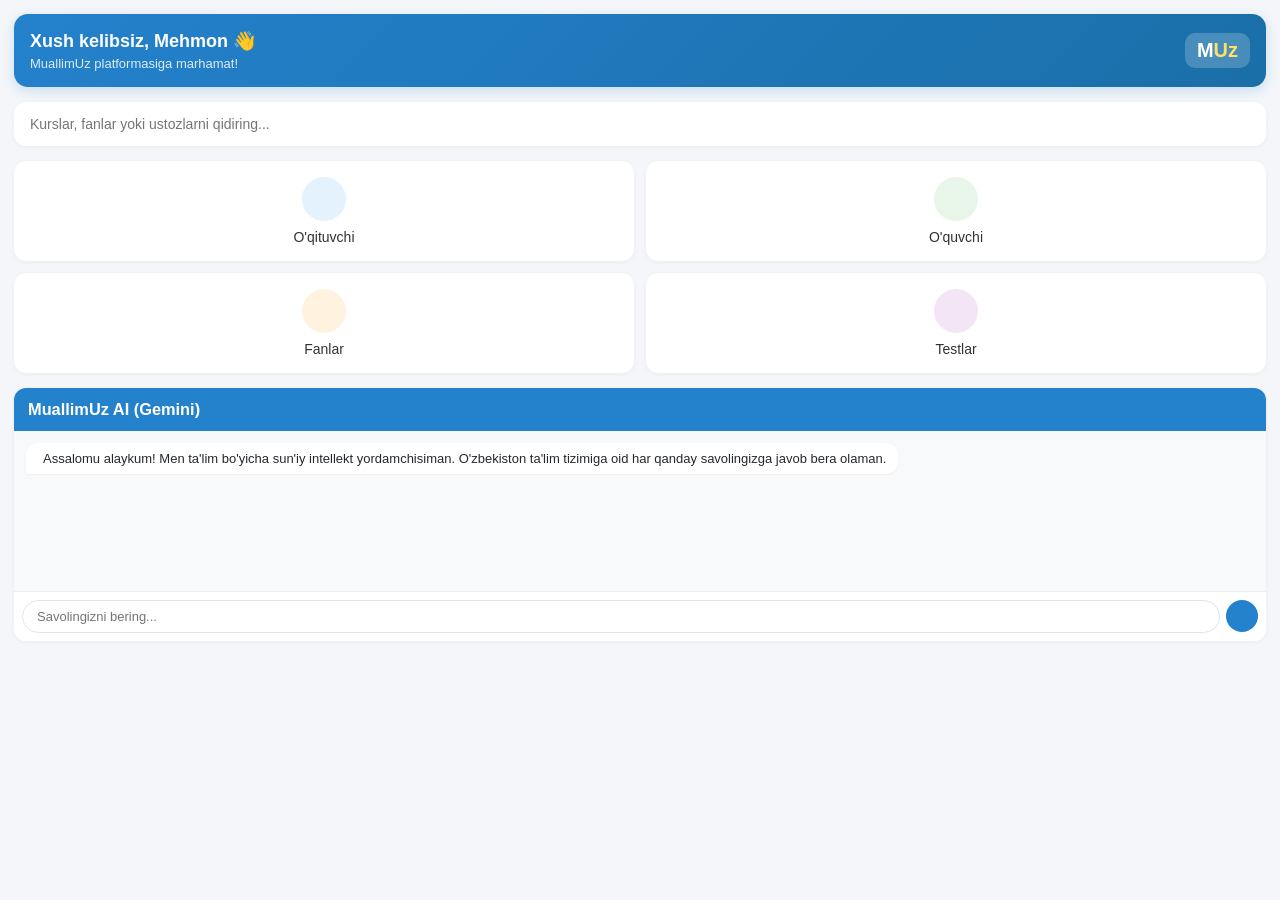
<file: index.html>
<!DOCTYPE html>
<html lang="uz">
<head>
    <meta charset="UTF-8">
    <meta name="viewport" content="width=device-width, initial-scale=1.0, maximum-scale=1.0, user-scalable=no">
    <title>MuallimUz - Telegram Web App</title>
    <!-- Telegram Web App SDK -->
    <script src="https://telegram.org"></script>
    <link rel="stylesheet" href="style.css">
    <!-- IKONKALAR UCHUN RASMIY VA TO'LIQ FONTAWESOME HAVOLASI -->
    <link rel="stylesheet" href="https://cloudflare.com">
</head>
<body>

    <!-- Yuqori Panel va Dinamik Salomlashish -->
    <header class="twa-header">
        <div class="user-greeting">
            <h2 id="greeting-text">Xush kelibsiz, Mehmon 👋</h2>
            <p>MuallimUz platformasiga marhamat!</p>
        </div>
        <div class="logo-mini">
            <h1>M<span>Uz</span></h1>
        </div>
    </header>

    <!-- Qidiruv Paneli (Qidiruv 🔍 ikonkalari bilan) -->
    <div class="twa-search-container">
        <div class="twa-search-box">
            <input type="text" placeholder="Kurslar, fanlar yoki ustozlarni qidiring...">
            <button><i class="fas fa-magnifying-glass"></i></button>
        </div>
    </div>

    <!-- Navigatsiya punktlari (Har bir bo'lim uchun aniq va chiroyli ikonka) -->
    <main class="twa-menu-grid">
        <a href="oqtuvchilar.html" class="grid-item">
            <div class="icon-wrapper teacher-bg"><i class="fas fa-chalkboard-user"></i></div>
            <span>O'qituvchi</span>
        </a>
        <a href="oquvchilar.html" class="grid-item">
            <div class="icon-wrapper student-bg"><i class="fas fa-graduation-cap"></i></div>
            <span>O'quvchi</span>
        </a>
        <a href="fanlar.html" class="grid-item">
            <div class="icon-wrapper subject-bg"><i class="fas fa-book-open"></i></div>
            <span>Fanlar</span>
        </a>
        <a href="testlar.html" class="grid-item">
            <div class="icon-wrapper class-bg"><i class="fas fa-file-pen"></i></div>
            <span>Testlar</span>
        </a>
    </main>

    <!-- Sun'iy Intellekt (Gemini AI) Oynasi -->
    <div class="twa-ai-section">
        <div class="twa-ai-header">
            <h3><i class="fas fa-brain"></i> MuallimUz AI (Gemini)</h3>
        </div>
        <div class="twa-ai-body">
            <div class="chat-messages" id="chat-messages">
                <p class="ai-msg" id="ai-welcome-msg"><i class="fas fa-robot" style="margin-right: 5px; color: #2481cc;"></i> Assalomu alaykum! Men ta'lim bo'yicha sun'iy intellekt yordamchisiman. O'zbekiston ta'lim tizimiga oid har qanday savolingizga javob bera olaman.</p>
            </div>
            <!-- Xabar yuborish ✈️ ikonkalari bilan kirish qismi -->
            <div class="chat-input-area">
                <input type="text" id="user-input" placeholder="Savolingizni bering...">
                <button onclick="sendAiMessage()"><i class="fas fa-paper-plane"></i></button>
            </div>
        </div>
    </div>

    <script>
        const tg = window.Telegram.WebApp;
        tg.expand();
        tg.ready();

        // Vaqtga qarab salomlashish va foydalanuvchi ismini chiqarish funksiyasi
        function setDinamikGreeting() {
            const greetingElement = document.getElementById('greeting-text');
            const hours = new Date().getHours();
            let statusGreeting = "Xush kelibsiz";

            if (hours >= 5 && hours < 12) {
                statusGreeting = "Xayrli tong";
            } else if (hours >= 12 && hours < 17) {
                statusGreeting = "Xayrli kun";
            } else if (hours >= 17 && hours < 22) {
                statusGreeting = "Xayrli kech";
            } else {
                statusGreeting = "Xush kelibsiz";
            }

            let firstName = "Foydalanuvchi";
            if (tg.initDataUnsafe && tg.initDataUnsafe.user) {
                firstName = tg.initDataUnsafe.user.first_name;
            }

            greetingElement.innerHTML = `${statusGreeting}, ${firstName} 👋`;
        }

        setDinamikGreeting();

        // Gemini Backend API ulanishi (Render manzili bilan)
        async function sendAiMessage() {
            const input = document.getElementById('user-input');
            const messagesContainer = document.getElementById('chat-messages');
            const userText = input.value.trim();
            
            if (userText !== "") {
                let userMsg = document.createElement('p');
                userMsg.className = 'user-msg';
                userMsg.innerHTML = `<i class="fas fa-user" style="margin-right: 5px;"></i> ${userText}`;
                messagesContainer.appendChild(userMsg);
                input.value = "";
                messagesContainer.scrollTop = messagesContainer.scrollHeight;

                let loadingMsg = document.createElement('p');
                loadingMsg.className = 'ai-msg';
                loadingMsg.style.fontStyle = 'italic';
                loadingMsg.innerHTML = `<i class="fas fa-spinner fa-spin" style="margin-right: 5px;"></i> Tahlil qilinmoqda...`;
                messagesContainer.appendChild(loadingMsg);
                messagesContainer.scrollTop = messagesContainer.scrollHeight;

                try {
                    // DTM/Vazirlik ma'lumotlarini oluvchi Render serveringiz manzili
                    const response = await fetch('https://muallimuz-8.onrender.com/', {
                        method: 'POST',
                        headers: { 'Content-Type': 'application/json' },
                        body: JSON.stringify({ message: userText })
                    });
                    const data = await response.json();
                    
                    messagesContainer.removeChild(loadingMsg);
                    let aiMsg = document.createElement('p');
                    aiMsg.className = 'ai-msg';
                    aiMsg.innerHTML = `<i class="fas fa-robot" style="margin-right: 5px; color: #2481cc;"></i> ${data.reply || "Ma'lumot topilmadi."}`;
                    messagesContainer.appendChild(aiMsg);
                } catch (error) {
                    messagesContainer.removeChild(loadingMsg);
                    let errorMsg = document.createElement('p');
                    errorMsg.className = 'ai-msg';
                    errorMsg.innerHTML = `<i class="fas fa-circle-exclamation" style="margin-right: 5px; color: #e74c3c;"></i> Serverga ulanib bo'lmadi. Render-da muammo borligini tekshiring.`;
                    messagesContainer.appendChild(errorMsg);
                }

                messagesContainer.scrollTop = messagesContainer.scrollHeight;
                if(tg.HapticFeedback) tg.HapticFeedback.notificationOccurred('success');
            }
        }
    </script>
</body>
</html>
</file>
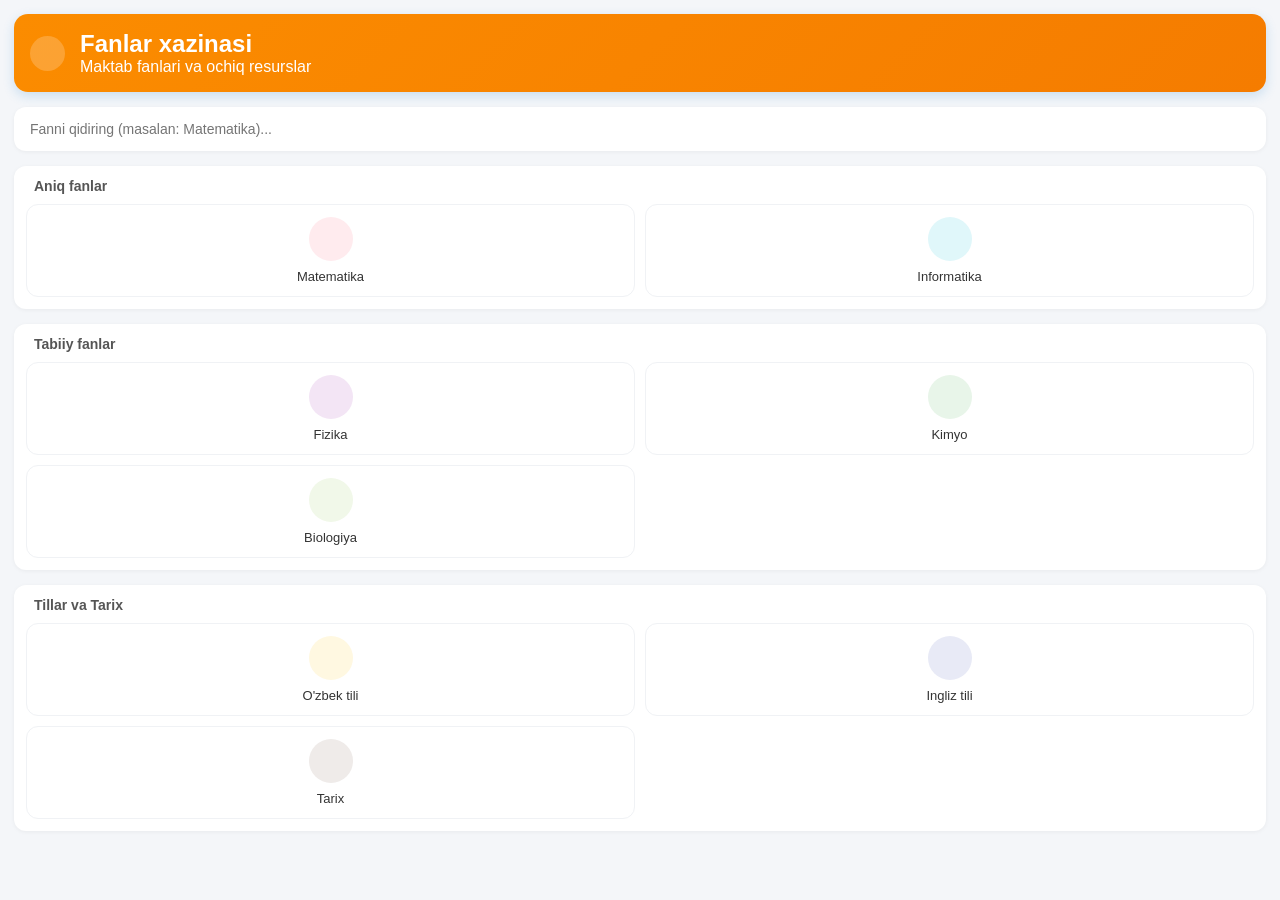
<file: fanlar.html>
<!DOCTYPE html>
<html lang="uz">
<head>
    <meta charset="UTF-8">
    <meta name="viewport" content="width=device-width, initial-scale=1.0, maximum-scale=1.0, user-scalable=no">
    <title>Fanlar bo'limi - MuallimUz</title>
    <!-- Telegram Web App SDK -->
    <script src="https://telegram.org"></script>
    <link rel="stylesheet" href="style.css">
    <!-- Ikonkalar uchun FontAwesome -->
    <link rel="stylesheet" href="https://cloudflare.com">
</head>
<body>

    <!-- Yuqori qism va Orqaga qaytish -->
    <header class="twa-header subjects-header">
        <div class="back-nav">
            <a href="index.html" class="btn-back"><i class="fas fa-arrow-left"></i></a>
            <div>
                <h2>Fanlar xazinasi</h2>
                <p>Maktab fanlari va ochiq resurslar</p>
            </div>
        </div>
        <div class="section-icon"><i class="fas fa-book-open"></i></div>
    </header>

    <!-- Fanlarni saralash / Qidirish -->
    <div class="twa-search-container">
        <div class="twa-search-box">
            <input type="text" id="subject-search" oninput="searchSubjects()" placeholder="Fanni qidiring (masalan: Matematika)...">
            <button><i class="fas fa-magnifying-glass"></i></button>
        </div>
    </div>

    <!-- Fanlar ro'yxati (Kategoriyalar bo'yicha) -->
    <main class="subjects-container">
        
        <!-- Aniq fanlar bloki -->
        <div class="subject-group">
            <h3 class="group-title"><i class="fas fa-calculator"></i> Aniq fanlar</h3>
            <div class="twa-menu-grid subject-subgrid">
                <a href="#matematika" class="grid-item subject-item">
                    <div class="icon-wrapper math-bg"><i class="fas fa-plus-minus"></i></div>
                    <span>Matematika</span>
                </a>
                <a href="#informatika" class="grid-item subject-item">
                    <div class="icon-wrapper info-bg"><i class="fas fa-laptop-code"></i></div>
                    <span>Informatika</span>
                </a>
            </div>
        </div>

        <!-- Tabiiy fanlar bloki -->
        <div class="subject-group">
            <h3 class="group-title"><i class="fas fa-flask"></i> Tabiiy fanlar</h3>
            <div class="twa-menu-grid subject-subgrid">
                <a href="#fizika" class="grid-item subject-item">
                    <div class="icon-wrapper physics-bg"><i class="fas fa-atom"></i></div>
                    <span>Fizika</span>
                </a>
                <a href="#kimyo" class="grid-item subject-item">
                    <div class="icon-wrapper chemistry-bg"><i class="fas fa-vial"></i></div>
                    <span>Kimyo</span>
                </a>
                <a href="#biologiya" class="grid-item subject-item">
                    <div class="icon-wrapper biology-bg"><i class="fas fa-dna"></i></div>
                    <span>Biologiya</span>
                </a>
            </div>
        </div>

        <!-- Gumanitar va tillar bloki -->
        <div class="subject-group">
            <h3 class="group-title"><i class="fas fa-language"></i> Tillar va Tarix</h3>
            <div class="twa-menu-grid subject-subgrid">
                <a href="#ona-tili" class="grid-item subject-item">
                    <div class="icon-wrapper lang-bg"><i class="fas fa-pen-nib"></i></div>
                    <span>O'zbek tili</span>
                </a>
                <a href="#ingliz-tili" class="grid-item subject-item">
                    <div class="icon-wrapper english-bg"><i class="fas fa-font"></i></div>
                    <span>Ingliz tili</span>
                </a>
                <a href="#tarix" class="grid-item subject-item">
                    <div class="icon-wrapper history-bg"><i class="fas fa-landmark"></i></div>
                    <span>Tarix</span>
                </a>
            </div>
        </div>

    </main>

    <script>
        const tg = window.Telegram.WebApp;
        tg.expand();
        tg.ready();

        // Telegram interfeysidagi "Orqaga" tugmasi
        if (tg.BackButton) {
            tg.BackButton.show();
            tg.BackButton.onClick(function() {
                window.location.href = "index.html";
            });
        }

        // Oddiy va tezkor qidiruv funksiyasi
        function searchSubjects() {
            const query = document.getElementById('subject-search').value.toLowerCase();
            const items = document.querySelectorAll('.subject-item');
            
            items.forEach(item => {
                const text = item.querySelector('span').innerText.toLowerCase();
                if (text.includes(query)) {
                    item.style.display = 'flex';
                } else {
                    item.style.display = 'none';
                }
            });
        }
    </script>
</body>
</html>
</file>
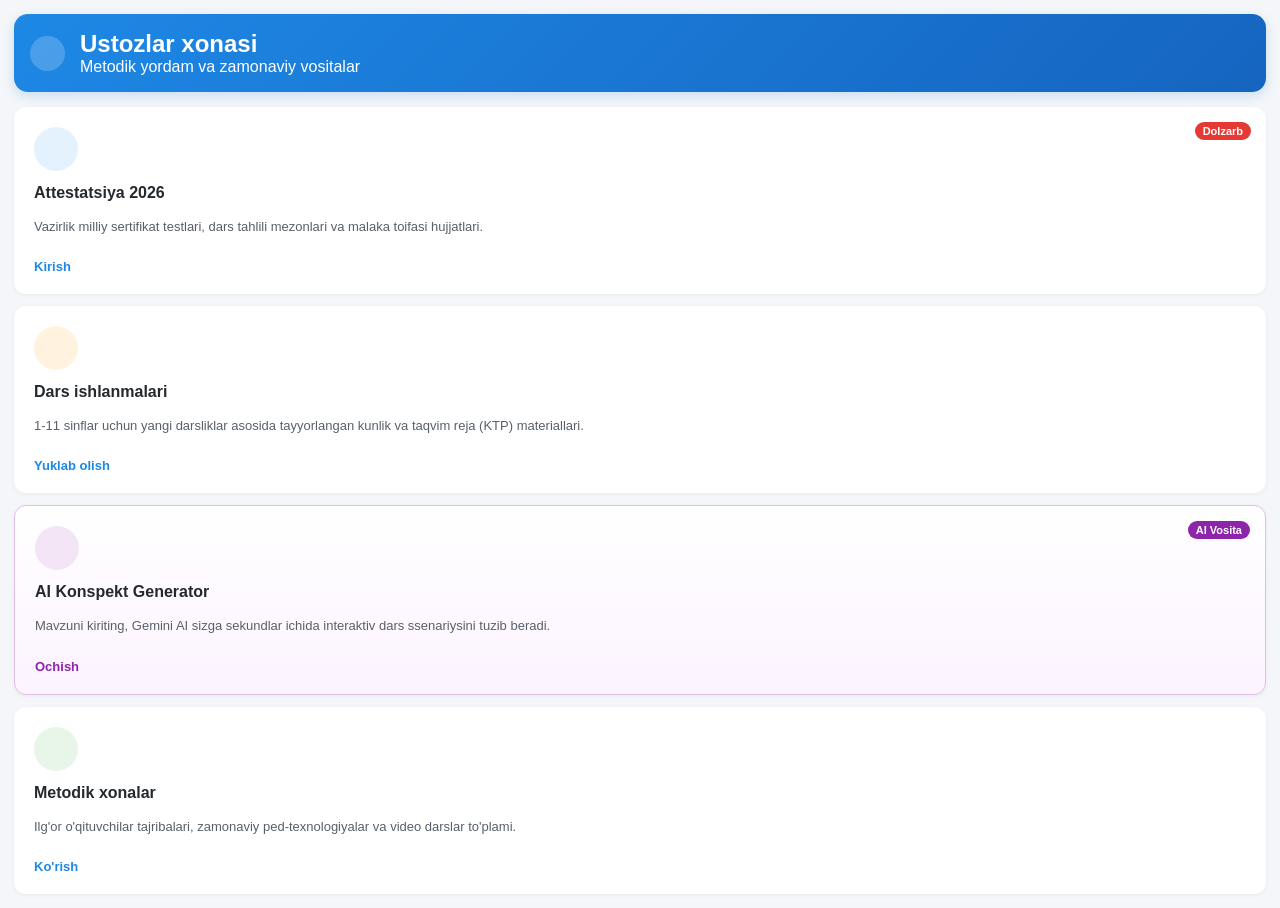
<file: oqtuvchilar.html>
<!DOCTYPE html>
<html lang="uz">
<head>
    <meta charset="UTF-8">
    <meta name="viewport" content="width=device-width, initial-scale=1.0, maximum-scale=1.0, user-scalable=no">
    <title>O'qituvchilar bo'limi - MuallimUz</title>
    <!-- Telegram Web App SDK -->
    <script src="https://telegram.org"></script>
    <link rel="stylesheet" href="style.css">
    <!-- Ikonkalar uchun FontAwesome -->
    <link rel="stylesheet" href="https://cloudflare.com">
</head>
<body>

    <!-- Yuqori qism va Orqaga qaytish -->
    <header class="twa-header section-header">
        <div class="back-nav">
            <a href="index.html" class="btn-back"><i class="fas fa-arrow-left"></i></a>
            <div>
                <h2>Ustozlar xonasi</h2>
                <p>Metodik yordam va zamonaviy vositalar</p>
            </div>
        </div>
        <div class="section-icon"><i class="fas fa-chalkboard-user"></i></div>
    </header>

    <!-- Dolzarb Bo'limlar Grid Tizimi -->
    <main class="twa-menu-grid teacher-grid">
        
        <!-- 1. Attestatsiya va Sertifikatlar -->
        <div class="grid-item card-expanded">
            <div class="card-badge bg-red">Dolzarb</div>
            <div class="icon-wrapper teacher-bg"><i class="fas fa-id-card-clip"></i></div>
            <h3>Attestatsiya 2026</h3>
            <p>Vazirlik milliy sertifikat testlari, dars tahlili mezonlari va malaka toifasi hujjatlari.</p>
            <a href="#attestatsiya" class="card-btn">Kirish <i class="fas fa-chevron-right"></i></a>
        </div>

        <!-- 2. Tayyor dars ishlanmalari (Konspektlar) -->
        <div class="grid-item card-expanded">
            <div class="icon-wrapper subject-bg"><i class="fas fa-folder-open"></i></div>
            <h3>Dars ishlanmalari</h3>
            <p>1-11 sinflar uchun yangi darsliklar asosida tayyorlangan kunlik va taqvim reja (KTP) materiallari.</p>
            <a href="#konspektlar" class="card-btn">Yuklab olish <i class="fas fa-chevron-right"></i></a>
        </div>

        <!-- 3. Sun'iy Intellekt yordamida Konspekt Yaratuvchi (AI Generator) -->
        <div class="grid-item card-expanded ai-tool-card">
            <div class="card-badge bg-purple">AI Vosita</div>
            <div class="icon-wrapper class-bg"><i class="fas fa-wand-magic-sparkles"></i></div>
            <h3>AI Konspekt Generator</h3>
            <p>Mavzuni kiriting, Gemini AI sizga sekundlar ichida interaktiv dars ssenariysini tuzib beradi.</p>
            <a href="#ai-generator" class="card-btn btn-purple">Ochish <i class="fas fa-wand-magic"></i></a>
        </div>

        <!-- 4. Pedagogik Mahorat va Webinarlar -->
        <div class="grid-item card-expanded">
            <div class="icon-wrapper student-bg"><i class="fas fa-display"></i></div>
            <h3>Metodik xonalar</h3>
            <p>Ilg'or o'qituvchilar tajribalari, zamonaviy ped-texnologiyalar va video darslar to'plami.</p>
            <a href="#metodika" class="card-btn">Ko'rish <i class="fas fa-chevron-right"></i></a>
        </div>

    </main>

    <script>
        const tg = window.Telegram.WebApp;
        tg.expand();
        tg.ready();

        // Telegram ilovasi ichidagi yuqori "Orqaga" (Back) tugmasini yoqish
        if (tg.BackButton) {
            tg.BackButton.show();
            tg.BackButton.onClick(function() {
                window.location.href = "index.html";
            });
        }
    </script>
</body>
</html>
</file>
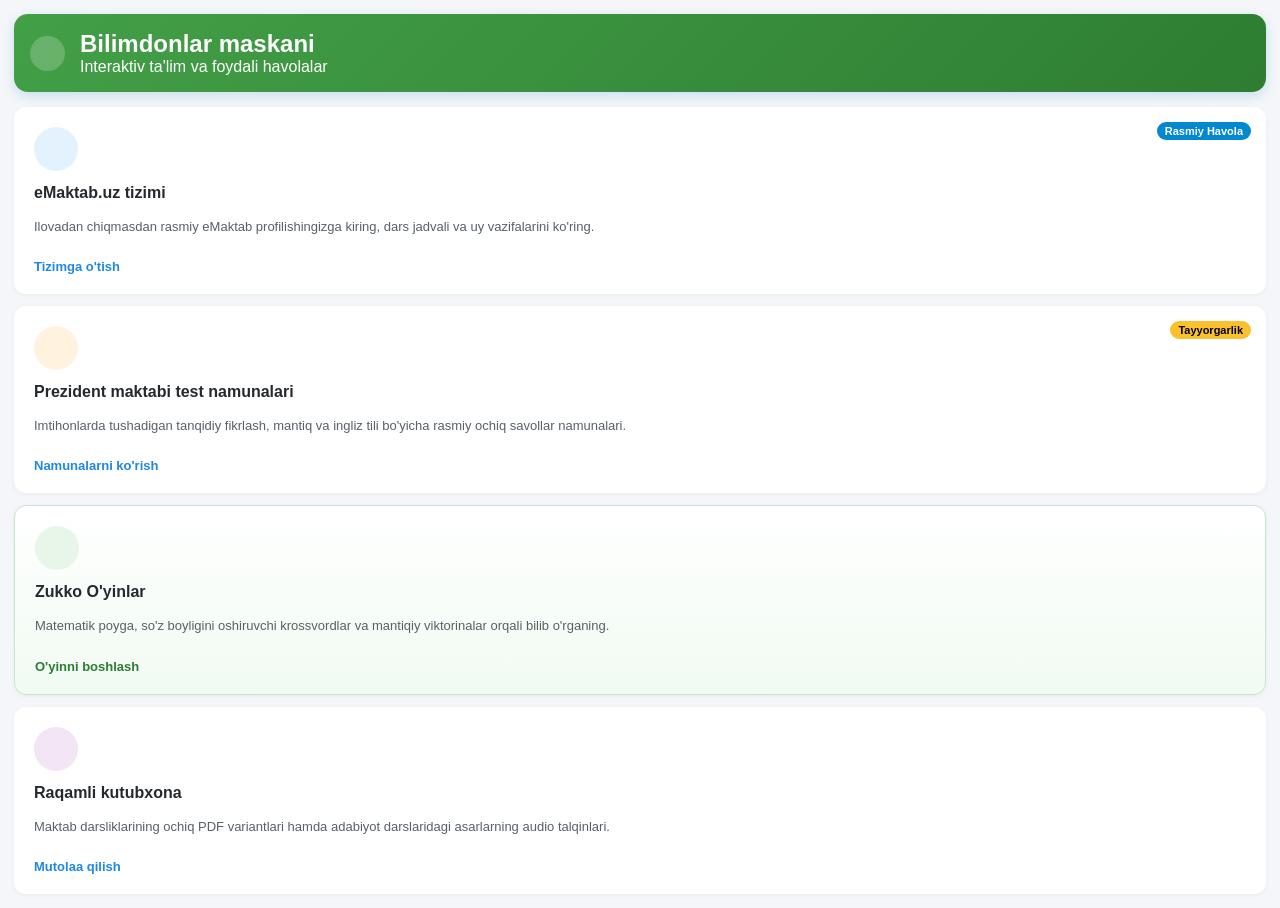
<file: oquvchilar.html>
<!DOCTYPE html>
<html lang="uz">
<head>
    <meta charset="UTF-8">
    <meta name="viewport" content="width=device-width, initial-scale=1.0, maximum-scale=1.0, user-scalable=no">
    <title>O'quvchilar bo'limi - MuallimUz</title>
    <script src="https://telegram.org"></script>
    <link rel="stylesheet" href="style.css">
    <link rel="stylesheet" href="https://cloudflare.com">
</head>
<body>

    <!-- Yuqori qism va Orqaga qaytish -->
    <header class="twa-header student-header">
        <div class="back-nav">
            <a href="index.html" class="btn-back"><i class="fas fa-arrow-left"></i></a>
            <div>
                <h2>Bilimdonlar maskani</h2>
                <p>Interaktiv ta'lim va foydali havolalar</p>
            </div>
        </div>
        <div class="section-icon"><i class="fas fa-graduation-cap"></i></div>
    </header>

    <!-- O'quvchilar uchun xavfsiz va ruxsat etilgan yo'nalishlar -->
    <main class="twa-menu-grid student-grid">
        
        <!-- 1. Rasmiy eMaktab tizimiga tezkor o'tish (Xavfsiz havola) -->
        <div class="grid-item card-expanded">
            <div class="card-badge bg-blue">Rasmiy Havola</div>
            <div class="icon-wrapper teacher-bg"><i class="fas fa-calendar-check"></i></div>
            <h3>eMaktab.uz tizimi</h3>
            <p>Ilovadan chiqmasdan rasmiy eMaktab profilishingizga kiring, dars jadvali va uy vazifalarini ko'ring.</p>
            <!-- eMaktabning rasmiy ochiq login sahifasiga yo'naltiriladi -->
            <a href="https://emaktab.uz" target="_blank" class="card-btn">Tizimga o'tish <i class="fas fa-external-link-alt"></i></a>
        </div>

        <!-- 2. Prezident maktablari imtihonlari namunalari (Ochiq manba) -->
        <div class="grid-item card-expanded">
            <div class="card-badge bg-gold">Tayyorgarlik</div>
            <div class="icon-wrapper subject-bg"><i class="fas fa-star"></i></div>
            <h3>Prezident maktabi test namunalari</h3>
            <p>Imtihonlarda tushadigan tanqidiy fikrlash, mantiq va ingliz tili bo'yicha rasmiy ochiq savollar namunalari.</p>
            <a href="#prezident-tests" class="card-btn">Namunalarni ko'rish <i class="fas fa-chevron-right"></i></a>
        </div>

        <!-- 3. Interaktiv Ta'limiy O'yinlar (Biz o'zimiz yaratadigan qism) -->
        <div class="grid-item card-expanded game-card">
            <div class="card-badge bg-green">Interaktiv</div>
            <div class="icon-wrapper student-bg"><i class="fas fa-gamepad"></i></div>
            <h3>Zukko O'yinlar</h3>
            <p>Matematik poyga, so'z boyligini oshiruvchi krossvordlar va mantiqiy viktorinalar orqali bilib o'rganing.</p>
            <a href="oyinlar.html" class="card-btn btn-green">O'yinni boshlash <i class="fas fa-play"></i></a>
        </div>

        <!-- 4. Elektron darsliklar (Ochiq PDF darsliklar) -->
        <div class="grid-item card-expanded">
            <div class="icon-wrapper class-bg"><i class="fas fa-headphones"></i></div>
            <h3>Raqamli kutubxona</h3>
            <p>Maktab darsliklarining ochiq PDF variantlari hamda adabiyot darslaridagi asarlarning audio talqinlari.</p>
            <a href="#library" class="card-btn">Mutolaa qilish <i class="fas fa-chevron-right"></i></a>
        </div>

    </main>

    <script>
        const tg = window.Telegram.WebApp;
        tg.expand();
        tg.ready();

        if (tg.BackButton) {
            tg.BackButton.show();
            tg.BackButton.onClick(function() {
                window.location.href = "index.html";
            });
        }
    </script>
</body>
</html>
</file>
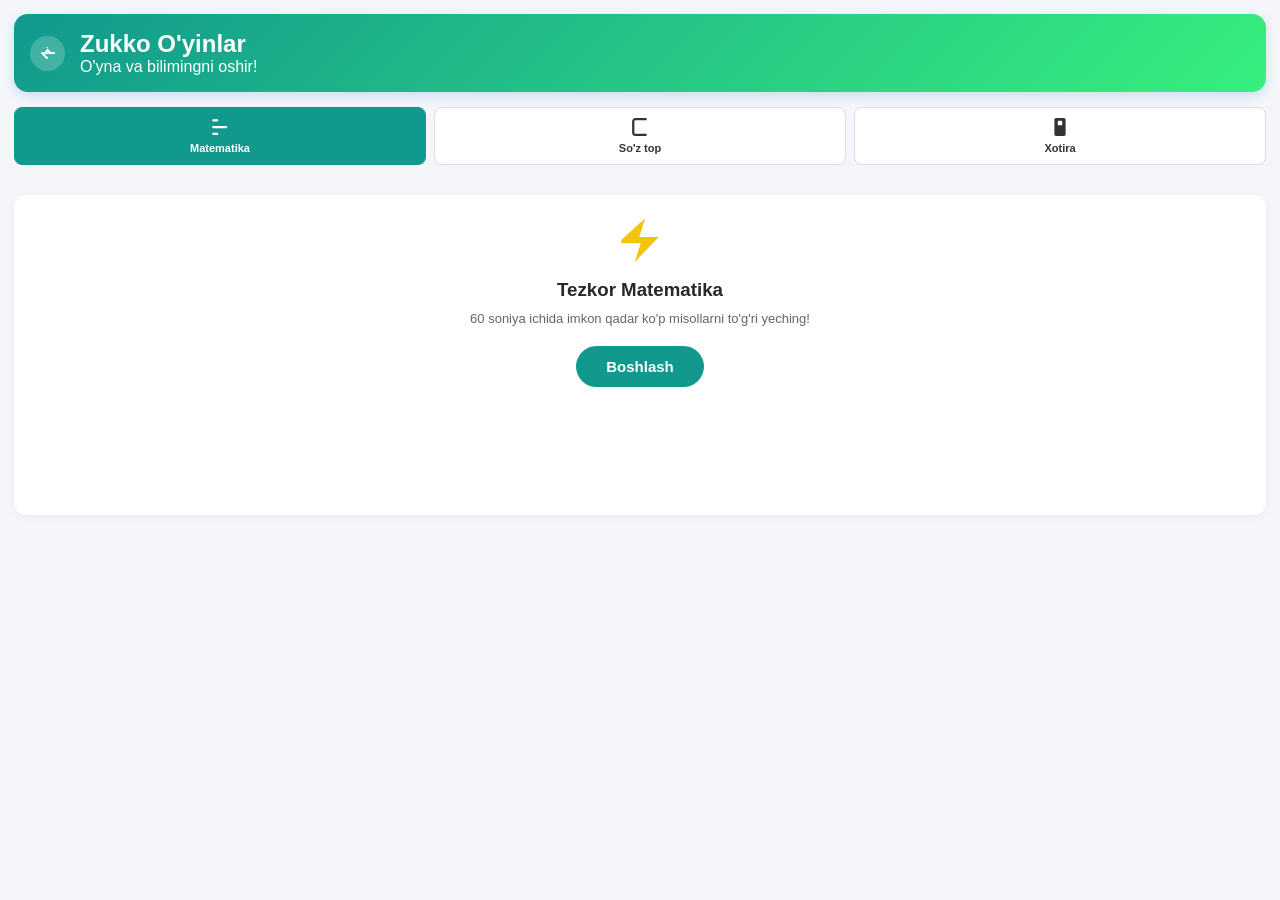
<file: oyinlar.html>
<!DOCTYPE html>
<html lang="uz">
<head>
    <meta charset="UTF-8">
    <meta name="viewport" content="width=device-width, initial-scale=1.0, maximum-scale=1.0, user-scalable=no">
    <title>Zukko O'yinlar - MuallimUz</title>
    <!-- Telegram Web App SDK -->
    <script src="https://telegram.org"></script>
    <link rel="stylesheet" href="style.css">
    <style>
        .games-header { background: linear-gradient(135deg, #11998e, #38ef7d) !important; }
        
        .game-zone { 
            background: #ffffff; 
            padding: 20px; 
            border-radius: 12px; 
            box-shadow: 0 2px 8px rgba(0,0,0,0.05); 
            text-align: center; 
            margin-bottom: 15px; 
            min-height: 320px; 
            display: none; 
        }
        .game-zone.active { display: block; }
        
        .game-nav-tabs { display: flex; gap: 8px; margin-bottom: 15px; }
        .tab-btn { 
            flex: 1; 
            padding: 10px; 
            border: 1px solid #ddd; 
            background: #fff; 
            border-radius: 8px; 
            font-size: 11px; 
            font-weight: 600; 
            cursor: pointer; 
            display: flex; 
            flex-direction: column; 
            align-items: center; 
            gap: 6px; 
            color: #333;
        }
        .tab-btn.active { background: #11998e; color: #fff; border-color: #11998e; }
        .tab-btn svg { width: 18px; height: 18px; fill: currentColor; }
        
        .icon-wrapper svg { width: 22px; height: 22px; fill: currentColor; }
        .start-screen svg { width: 50px; height: 50px; fill: currentColor; margin-bottom: 10px; }
        .btn-back svg { width: 16px; height: 16px; fill: #ffffff; display: block; }

        /* 1. Matematika o'yini */
        .math-display { font-size: 32px; font-weight: bold; color: #2c3e50; margin: 15px 0; }
        .timer-bar { font-size: 14px; color: #e74c3c; font-weight: bold; }
        .score-board { font-size: 14px; color: #27ae60; font-weight: bold; }
        .math-options { display: grid; grid-template-columns: repeat(2, 1fr); gap: 10px; margin-top: 15px; }
        .math-btn { padding: 12px; font-size: 16px; font-weight: bold; background: #f8f9fa; border: 1px solid #cbd5e1; border-radius: 8px; cursor: pointer; color: #333; }
        .math-btn:active { background: #e2e8f0; }
        .start-screen button { padding: 12px 30px; font-size: 15px; background: #11998e; color: white; border: none; border-radius: 25px; font-weight: bold; cursor: pointer; margin-top: 10px; }

        /* 2. So'z topish o'yini */
        .scrambled-word { font-size: 26px; font-weight: bold; color: #8e44ad; letter-spacing: 4px; margin: 15px 0; text-transform: uppercase; }
        .word-input { width: 90%; padding: 12px; border: 2px solid #ddd; border-radius: 8px; font-size: 16px; text-align: center; outline: none; margin-bottom: 12px; }
        .word-input:focus { border-color: #8e44ad; }
        .word-hint { font-size: 13px; color: #7f8c8d; font-style: italic; margin-bottom: 15px; }

        /* 3. Xotira o'yini */
        .memory-grid { display: grid; grid-template-columns: repeat(4, 1fr); gap: 8px; max-width: 300px; margin: 15px auto; }
        .memory-card { height: 65px; background: #2c3e50; border-radius: 8px; cursor: pointer; display: flex; align-items: center; justify-content: center; transition: transform 0.2s; }
        .memory-card svg { width: 24px; height: 24px; fill: #2c3e50; display: none; }
        .memory-card.flipped { background: #fff; border: 2px solid #2c3e50; transform: rotateY(180deg); }
        .memory-card.flipped svg { display: block; }
        .memory-card.matched { background: #2ecc71; border-color: #2ecc71; cursor: default; }
        .memory-card.matched svg { display: block; fill: #ffffff; }
    </style>
</head>
<body>

    <!-- Yuqori navigatsiya paneli -->
    <header class="twa-header games-header">
        <div class="back-nav">
            <a href="oquvchilar.html" class="btn-back">
                <svg viewBox="0 0 448 512"><path d="M9.4 233.4c-12.5 12.5-12.5 32.8 0 45.3l160 160c12.5 12.5 32.8 12.5 45.3 0s12.5-32.8 0-45.3L109.2 288H416c17.7 0 32-14.3 32-32s-14.3-32-32-32H109.2l105.4-105.4c12.5-12.5 12.5-32.8 0-45.3s-32.8-12.5-45.3 0l160 160z"/></svg>
            </a>
            <div>
                <h2>Zukko O'yinlar</h2>
                <p>O'yna va bilimingni oshir!</p>
            </div>
        </div>
    </header>

    <!-- O'yinlar almashtirish tablari -->
    <div class="game-nav-tabs">
        <button class="tab-btn active" id="tab-math" onclick="switchGame('math')">
            <svg viewBox="0 0 448 512"><path d="M432 256c0 17.7-14.3 32-32 32L32 288c-17.7 0-32-14.3-32-32s14.3-32 32-32l368 0c17.7 0 32 14.3 32 32zM176 64c0 17.7-14.3 32-32 32L32 96C14.3 96 0 81.7 0 64s14.3-32 32-32l112 0c17.7 0 32 14.3 32 32zm0 384c0 17.7-14.3 32-32 32L32 480c-17.7 0-32-14.3-32-32s14.3-32 32-32l112 0c17.7 0 32 14.3 32 32z"/></svg>
            Matematika
        </button>
        <button class="tab-btn" id="tab-word" onclick="switchGame('word')">
            <svg viewBox="0 0 448 512"><path d="M96 0C43 0 0 43 0 96V416c0 53 43 96 96 96H384c17.7 0 32-14.3 32-32s-14.3-32-32-32H96c-17.7 0-32-14.3-32-32V96c0-17.7 14.3-32 32-32H384c17.7 0 32-14.3 32-32s-14.3-32-32-32H96z"/></svg>
            So'z top
        </button>
        <button class="tab-btn" id="tab-memory" onclick="switchGame('memory')">
            <svg viewBox="0 0 512 512"><path d="M416 48v416c0 26.5-21.5 48-48 48H144c-26.5 0-48-21.5-48-48V48c0-26.5 21.5-48 48-48h224c26.5 0 48 21.5 48 48zm-96 64c0-17.7-14.3-32-32-32h-64c-17.7 0-32 14.3-32 32v64c0 17.7 14.3 32 32 32h64c17.7 0 32-14.3 32-32v-64z"/></svg>
            Xotira
        </button>
    </div>

    <!-- 1-O'YIN: TEZKOR MATEMATIKA -->
    <div id="game-math" class="game-zone active">
        <div class="start-screen" id="math-start-screen">
            <svg style="fill: #f1c40f;" viewBox="0 0 384 512"><path d="M0 256L244.7 32 185.6 224H384L139.3 480 198.4 288H0z"/></svg>
            <h3>Tezkor Matematika</h3>
            <p style="font-size: 13px; color: #666; margin: 10px 0;">60 soniya ichida imkon qadar ko'p misollarni to'g'ri yeching!</p>
            <button onclick="startMathGame()">Boshlash</button>
        </div>
        <div class="game-play" id="math-game-play" style="display: none;">
            <div style="display: flex; justify-content: space-between; border-bottom: 1px solid #eee; padding-bottom: 8px;">
                <div class="score-board">Ball: <span id="math-score">0</span></div>
                <div class="timer-bar">Vaqt: <span id="math-timer">60</span>s</div>
            </div>
            <div class="math-display" id="math-question">5 + 7 = ?</div>
            <div class="math-options" id="math-options-container"></div>
        </div>
    </div>

    <!-- 2-O'YIN: ARALASHGAN SO'ZLAR -->
    <div id="game-word" class="game-zone">
        <div class="start-screen" id="word-start-screen">
            <svg style="fill: #9b59b6;" viewBox="0 0 448 512"><path d="M443.3 267.3c6.2-6.2 6.2-16.4 0-22.6l-176-176c-6.2-6.2-16.4-6.2-22.6 0l-176 176c-6.2 6.2-6.2 16.4 0 22.6l176 176c6.2 6.2 16.4 6.2 22.6 0l176-176z"/></svg>
            <h3>Zukko Lug'at</h3>
            <p style="font-size: 13px; color: #666; margin: 10px 0;">Harflari aralashib ketgan ta'limiy so'zlarni asliga qaytaring!</p>
            <button onclick="startWordGame()">Boshlash</button>
        </div>
        <div class="game-play" id="word-game-play" style="display: none;">
            <div style="display: flex; justify-content: space-between; border-bottom: 1px solid #eee; padding-bottom: 8px;">
                <div class="score-board">Ball: <span id="word-score">0</span></div>
            </div>
            <div class="scrambled-word" id="scrambled-display">TLM'AI</div>
            <div class="word-hint" id="word-hint-text">Yordam: Bilim olish jarayoni</div>
            <input type="text" id="word-user-input" class="word-input" placeholder="To'g'ri so'zni yozing...">
            <br>
            <button onclick="checkWordAnswer()" style="padding: 10px 30px; background: #8e44ad; color: white; border: none; border-radius: 20px; font-weight: bold; cursor: pointer;">Tekshirish</button>
        </div>
    </div>

    <!-- 3-O'YIN: XOTIRA MASHQI -->
    <div id="game-memory" class="game-zone">
        <div class="start-screen" id="memory-start-screen">
            <svg style="fill: #e67e22;" viewBox="0 0 576 512"><path d="M288 32c-80.8 0-145.5 64.7-145.5 145.5 0 26.5 6.4 51.3 19.3 73.1L30 423.4c-9.4 9.4-9.4 24.6 0 33.9l28.3 28.3c9.4 9.4 24.6 9.4 33.9 0l133-133c19.3 9.4 41.5 14.8 64.8 14.8 80.8 0 145.5-64.7 145.5-145.5S368.8 32 288 32z"/></svg>
            <h3>Miya Charxi</h3>
            <p style="font-size: 13px; color: #666; margin: 10px 0;">Yashiringan shakllar orasidan bir xil juftliklarni toping!</p>
            <button onclick="startMemoryGame()">Boshlash</button>
        </div>
        <div class="game-play" id="memory-game-play" style="display: none;">
            <div style="display: flex; justify-content: space-between; border-bottom: 1px solid #eee; padding-bottom: 8px;">
                <div class="score-board">Harakatlar: <span id="memory-moves">0</span></div>
            </div>
            <div class="memory-grid" id="memory-grid-container"></div>
        </div>
    </div>

    <script>
        const tg = window.Telegram.WebApp;
        tg.expand(); tg.ready();

        let mathInterval;

        function switchGame(gameType) {
            document.querySelectorAll('.game-zone').forEach(z => z.classList.remove('active'));
            document.querySelectorAll('.tab-btn').forEach(t => t.classList.remove('active'));
            
            document.getElementById(`game-${gameType}`).classList.add('active');
            document.getElementById(`tab-${gameType}`).classList.add('active');
            
            clearInterval(mathInterval);
if(document.querySelectorAll('.memory-card.matched').length === memoryCardsData.length) {
setTimeout(() => {
alert("Tabriklaymiz! O'yinni " + memoryMoves + " ta harakatda tugatdingiz! 🎉");
}, 300);
}
} else {
if(tg.HapticFeedback) tg.HapticFeedback.notificationOccurred('warning');
setTimeout(() => {
flippedCards.forEach(c => c.classList.remove('flipped'));
flippedCards = [];
}, 800);
}
}
}



<FollowUp>
Barcha xatolar tuzatildi, qatorlar to‘liq yopildi. Yangi kodni `oyinlar.html`ga yuklab, GitHub-da yangilaganingizdan so‘ng, **"Boshlash" tugmalari to‘liq ishlab o‘yinlar muammosiz yoqilganini** tasdiqlay olasizmi? Loyihamiz ideal holatga keldimi?
</FollowUp>
</script>
</body>
</html>
</file>
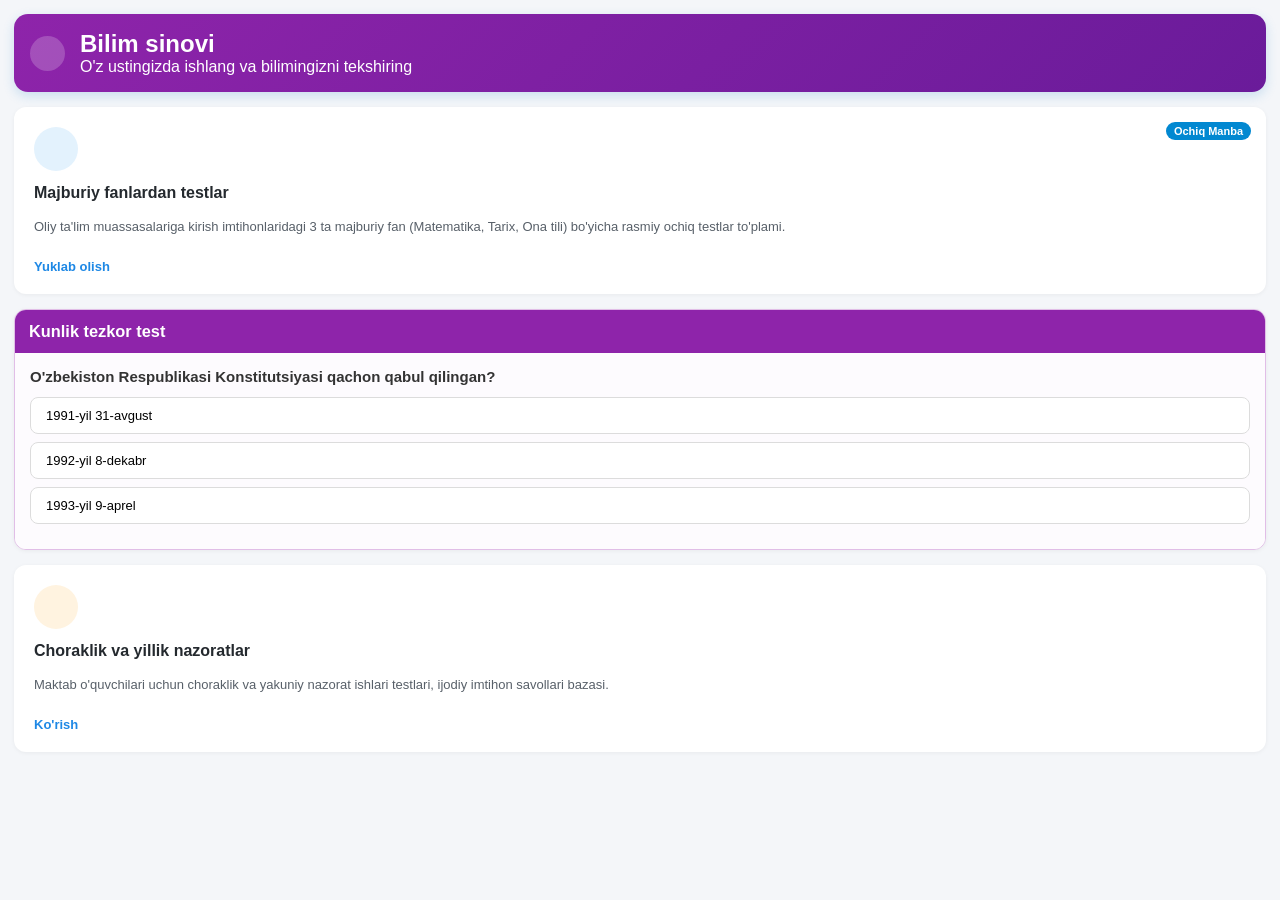
<file: testlar.html>
<!DOCTYPE html>
<html lang="uz">
<head>
    <meta charset="UTF-8">
    <meta name="viewport" content="width=device-width, initial-scale=1.0, maximum-scale=1.0, user-scalable=no">
    <title>Testlar bo'limi - MuallimUz</title>
    <!-- Telegram Web App SDK -->
    <script src="https://telegram.org"></script>
    <link rel="stylesheet" href="style.css">
    <!-- Ikonkalar uchun FontAwesome -->
    <link rel="stylesheet" href="https://cloudflare.com">
</head>
<body>

    <!-- Yuqori qism va Orqaga qaytish -->
    <header class="twa-header tests-header">
        <div class="back-nav">
            <a href="index.html" class="btn-back"><i class="fas fa-arrow-left"></i></a>
            <div>
                <h2>Bilim sinovi</h2>
                <p>O'z ustingizda ishlang va bilimingizni tekshiring</p>
            </div>
        </div>
        <div class="section-icon"><i class="fas fa-file-pen"></i></div>
    </header>

    <!-- Testlar toifasi -->
    <main class="tests-main-container">
        
        <!-- DTM (Bilimni baholash agentligi) Ochiq namunalari -->
        <div class="grid-item card-expanded">
            <div class="card-badge bg-blue">Ochiq Manba</div>
            <div class="icon-wrapper teacher-bg"><i class="fas fa-building-columns"></i></div>
            <h3>Majburiy fanlardan testlar</h3>
            <p>Oliy ta'lim muassasalariga kirish imtihonlaridagi 3 ta majburiy fan (Matematika, Tarix, Ona tili) bo'yicha rasmiy ochiq testlar to'plami.</p>
            <a href="#dtm-tests" class="card-btn">Yuklab olish <i class="fas fa-download"></i></a>
        </div>

        <!-- Interaktiv Mini-Quiz (Biz o'zimiz yaratgan qism) -->
        <div class="twa-ai-section quiz-box">
            <div class="twa-ai-header quiz-header">
                <h3><i class="fas fa-stopwatch"></i> Kunlik tezkor test</h3>
            </div>
            <div class="quiz-body" id="quiz-container">
                <p class="quiz-question" id="question-text">O'zbekiston Respublikasi Konstitutsiyasi qachon qabul qilingan?</p>
                <div class="quiz-options">
                    <button class="option-btn" onclick="checkAnswer(this, false)">1991-yil 31-avgust</button>
                    <button class="option-btn" onclick="checkAnswer(this, true)">1992-yil 8-dekabr</button>
                    <button class="option-btn" onclick="checkAnswer(this, false)">1993-yil 9-aprel</button>
                </div>
                <p id="quiz-result" class="quiz-result-text"></p>
            </div>
        </div>

        <!-- Sinf testlari (PDF va Matn ko'rinishida) -->
        <div class="grid-item card-expanded">
            <div class="icon-wrapper subject-bg"><i class="fas fa-list-check"></i></div>
            <h3>Choraklik va yillik nazoratlar</h3>
            <p>Maktab o'quvchilari uchun choraklik va yakuniy nazorat ishlari testlari, ijodiy imtihon savollari bazasi.</p>
            <a href="#school-tests" class="card-btn">Ko'rish <i class="fas fa-chevron-right"></i></a>
        </div>

    </main>

    <script>
        const tg = window.Telegram.WebApp;
        tg.expand();
        tg.ready();

        if (tg.BackButton) {
            tg.BackButton.show();
            tg.BackButton.onClick(function() {
                window.location.href = "index.html";
            });
        }

        // Test javobini tekshirish funksiyasi
        function checkAnswer(button, isCorrect) {
            const resultText = document.getElementById('quiz-result');
            const buttons = document.querySelectorAll('.option-btn');
            
            // Barcha tugmalarni bloklash
            buttons.forEach(btn => btn.disabled = true);

            if (isCorrect) {
                button.style.backgroundColor = '#2ecc71';
                button.style.color = 'white';
                resultText.innerText = "To'g'ri javob! Barakalla! 🎉";
                resultText.style.color = '#27ae60';
                if(tg.HapticFeedback) tg.HapticFeedback.notificationOccurred('success');
            } else {
                button.style.backgroundColor = '#e74c3c';
                button.style.color = 'white';
                resultText.innerText = "Noto'g'ri javob. To'g'ri javob: 1992-yil 8-dekabr.";
                resultText.style.color = '#c0392b';
                if(tg.HapticFeedback) tg.HapticFeedback.notificationOccurred('error');
            }
        }
    </script>
</body>
</html>
</file>
<file: style.css>
* {
    margin: 0;
    padding: 0;
    box-sizing: border-box;
    font-family: -apple-system, BlinkMacSystemFont, 'Segoe UI', Roboto, Helvetica, Arial, sans-serif;
    -webkit-tap-highlight-color: transparent;
}

body {
    background-color: #f4f6f9;
    color: #24292e;
    padding: 14px;
    display: flex;
    flex-direction: column;
    gap: 15px;
}

/* Dinamik Salomlashish Headeri */
.twa-header {
    display: flex;
    justify-content: space-between;
    align-items: center;
    background: linear-gradient(135deg, #2481cc, #1a6fa8);
    padding: 16px;
    border-radius: 14px;
    color: white;
    box-shadow: 0 4px 12px rgba(36, 129, 204, 0.2);
}

.user-greeting h2 {
    font-size: 18px;
    font-weight: 600;
    margin-bottom: 4px;
}

.user-greeting p {
    font-size: 13px;
    opacity: 0.85;
}

.logo-mini h1 {
    font-size: 20px;
    background: rgba(255,255,255,0.2);
    padding: 6px 12px;
    border-radius: 10px;
}

.logo-mini h1 span {
    color: #ffe066;
}

/* Qidiruv tizimi */
.twa-search-container {
    width: 100%;
}

.twa-search-box {
    display: flex;
    background: #ffffff;
    border-radius: 12px;
    overflow: hidden;
    padding: 2px;
    box-shadow: 0 1px 4px rgba(0,0,0,0.05);
}

.twa-search-box input {
    flex: 1;
    border: none;
    outline: none;
    padding: 12px 14px;
    font-size: 14px;
}

.twa-search-box button {
    background: transparent;
    border: none;
    color: #707579;
    padding: 0 15px;
    font-size: 15px;
}

/* Grid Menu */
.twa-menu-grid {
    display: grid;
    grid-template-columns: repeat(2, 1fr);
    gap: 12px;
}

.grid-item {
    text-decoration: none;
    background: #ffffff;
    padding: 16px;
    border-radius: 12px;
    display: flex;
    flex-direction: column;
    align-items: center;
    justify-content: center;
    gap: 8px;
    box-shadow: 0 1px 4px rgba(0,0,0,0.05);
}

.grid-item span {
    color: #333;
    font-size: 14px;
    font-weight: 500;
}

.icon-wrapper {
    width: 44px;
    height: 44px;
    border-radius: 50%;
    display: flex;
    align-items: center;
    justify-content: center;
    font-size: 18px;
}

.teacher-bg { background-color: #e3f2fd; color: #1e88e5; }
.student-bg { background-color: #e8f5e9; color: #43a047; }
.subject-bg { background-color: #fff3e0; color: #fb8c00; }
.class-bg { background-color: #f3e5f5; color: #8e24aa; }

/* AI chat interfeysi */
.twa-ai-section {
    background: #ffffff;
    border-radius: 12px;
    display: flex;
    flex-direction: column;
    overflow: hidden;
    box-shadow: 0 1px 4px rgba(0,0,0,0.05);
}

.twa-ai-header {
    background: #2481cc;
    color: white;
    padding: 12px 14px;
    font-size: 14px;
}

.chat-messages {
    height: 160px;
    padding: 12px;
    overflow-y: auto;
    background: #f8f9fa;
    display: flex;
    flex-direction: column;
    gap: 8px;
}

.ai-msg {
    background: #ffffff;
    padding: 8px 12px;
    border-radius: 12px 12px 12px 0;
    align-self: flex-start;
    font-size: 13px;
    max-width: 85%;
    box-shadow: 0 1px 2px rgba(0,0,0,0.05);
}

.user-msg {
    background: #2481cc;
    color: white;
    padding: 8px 12px;
    border-radius: 12px 12px 0 12px;
    align-self: flex-end;
    font-size: 13px;
    max-width: 85%;
}

.chat-input-area {
    display: flex;
    padding: 8px;
    border-top: 1px solid #eee;
    background: #ffffff;
}

.chat-input-area input {
    flex: 1;
    border: 1px solid #e0e4ec;
    border-radius: 20px;
    padding: 8px 14px;
    outline: none;
    font-size: 13px;
}

.chat-input-area button {
    background: #2481cc;
    color: white;
    border: none;
    width: 32px;
    height: 32px;
    border-radius: 50%;
    margin-left: 6px;
    cursor: pointer;
    display: flex;
    align-items: center;
    justify-content: center;
}
/* O'qituvchilar sahifasi uchun qo'shimcha uslublar */
.section-header {
    background: linear-gradient(135deg, #1e88e5, #1565c0) !important;
}

.back-nav {
    display: flex;
    align-items: center;
    gap: 15px;
}

.btn-back {
    color: white;
    font-size: 18px;
    text-decoration: none;
    background: rgba(255, 255, 255, 0.2);
    width: 35px;
    height: 35px;
    border-radius: 50%;
    display: flex;
    align-items: center;
    justify-content: center;
}

.section-icon {
    font-size: 24px;
    opacity: 0.3;
    color: white;
}

.teacher-grid {
    grid-template-columns: 1fr !important; /* Mobil qurilmada har bir karta alohida qatorda keng ko'rinadi */
}

.card-expanded {
    align-items: flex-start !important;
    text-align: left !important;
    padding: 20px !important;
    position: relative;
}

.card-expanded h3 {
    font-size: 16px;
    font-weight: 600;
    color: #24292e;
    margin-top: 5px;
}

.card-expanded p {
    font-size: 13px;
    color: #586069;
    line-height: 1.4;
    margin: 8px 0 15px 0;
}

.card-btn {
    text-decoration: none;
    font-size: 13px;
    font-weight: 600;
    color: #1e88e5;
    display: flex;
    align-items: center;
    gap: 5px;
}

.card-badge {
    position: absolute;
    top: 15px;
    right: 15px;
    font-size: 11px;
    padding: 3px 8px;
    border-radius: 10px;
    color: white;
    font-weight: bold;
}

.bg-red { background-color: #e53935; }
.bg-purple { background-color: #8e24aa; }

.ai-tool-card {
    border: 1px solid #e1bee7;
    background: linear-gradient(180deg, #ffffff, #fcf3ff);
}

.btn-purple {
    color: #8e24aa !important;
}
/* O'quvchilar sahifasi uchun maxsus uslublar */
.student-header {
    background: linear-gradient(135deg, #43a047, #2e7d32) !important;
}

.student-grid {
    grid-template-columns: 1fr !important;
}

.game-card {
    border: 1px solid #c8e6c9;
    background: linear-gradient(180deg, #ffffff, #f1fbf2);
}

.btn-green {
    color: #2e7d32 !important;
}

.bg-blue { background-color: #0288d1; }
.bg-gold { background-color: #fbc02d; color: #000 !important; }
/* Fanlar sahifasi uchun maxsus uslublar */
.subjects-header {
    background: linear-gradient(135deg, #fb8c00, #f57c00) !important;
}

.subjects-container {
    display: flex;
    flex-direction: column;
    gap: 15px;
}

.subject-group {
    background: #ffffff;
    padding: 12px;
    border-radius: 12px;
    box-shadow: 0 1px 4px rgba(0,0,0,0.05);
}

.group-title {
    font-size: 14px;
    font-weight: 600;
    color: #555;
    margin-bottom: 10px;
    display: flex;
    align-items: center;
    gap: 8px;
}

.subject-subgrid {
    grid-template-columns: repeat(2, 1fr) !important;
    gap: 10px !important;
}

.subject-item {
    padding: 12px !important;
    border: 1px solid #f0f2f5;
    box-shadow: none !important;
}

.subject-item span {
    font-size: 13px !important;
}

/* Fanlar uchun maxsus ranglar */
.math-bg { background-color: #ffebee; color: #c62828; }
.info-bg { background-color: #e0f7fa; color: #00838f; }
.physics-bg { background-color: #f3e5f5; color: #6a1b9a; }
.chemistry-bg { background-color: #e8f5e9; color: #2e7d32; }
.biology-bg { background-color: #f1f8e9; color: #558b2f; }
.lang-bg { background-color: #fff8e1; color: #ff8f00; }
.english-bg { background-color: #e8eaf6; color: #283593; }
.history-bg { background-color: #efebe9; color: #4e342e; }
/* Testlar sahifasi uchun maxsus uslublar */
.tests-header {
    background: linear-gradient(135deg, #8e24aa, #6a1b9a) !important;
}

.tests-main-container {
    display: flex;
    flex-direction: column;
    gap: 15px;
}

.quiz-box {
    border: 1px solid #e1bee7;
}

.quiz-header {
    background-color: #8e24aa !important;
}

.quiz-body {
    padding: 15px;
    background-color: #fdfbfe;
}

.quiz-question {
    font-size: 15px;
    font-weight: 600;
    color: #333;
    margin-bottom: 12px;
}

.quiz-options {
    display: flex;
    flex-direction: column;
    gap: 8px;
}

.option-btn {
    background-color: #ffffff;
    border: 1px solid #dcdcdc;
    padding: 10px 15px;
    border-radius: 8px;
    font-size: 13px;
    text-align: left;
    cursor: pointer;
    transition: background 0.2s;
}

.option-btn:active {
    background-color: #f3e5f5;
}

.quiz-result-text {
    margin-top: 10px;
    font-size: 13px;
    font-weight: 600;
    text-align: center;
}
</file>
